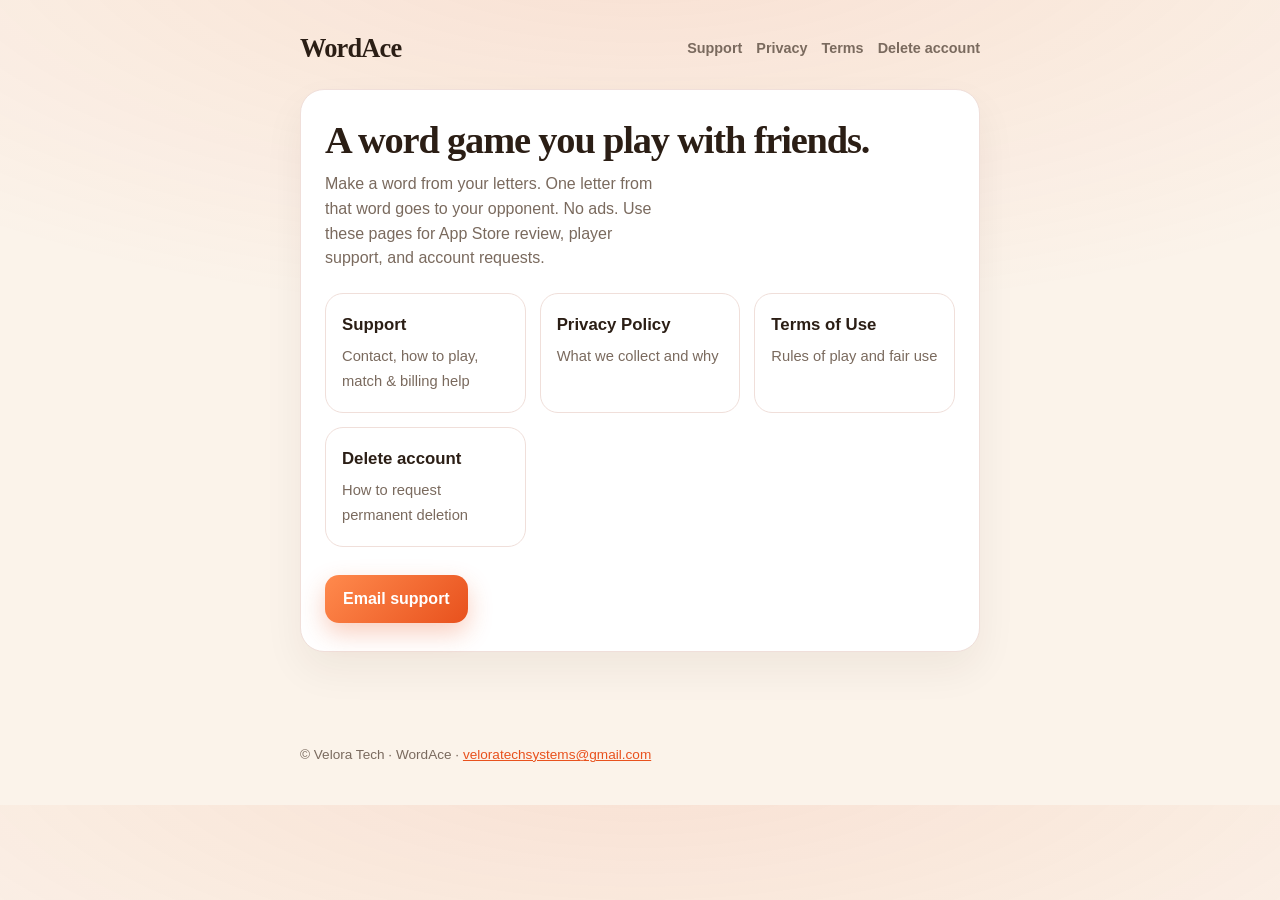
<file: index.html>
<!DOCTYPE html>
<html lang="en">
<head>
  <meta charset="utf-8" />
  <meta name="viewport" content="width=device-width, initial-scale=1" />
  <title>WordAce — Support &amp; Legal</title>
  <meta name="description" content="WordAce support, privacy, terms, and account deletion. A word game you play with friends." />
  <link rel="stylesheet" href="site.css" />
</head>
<body>
  <header>
    <a class="brand" href="index.html">WordAce</a>
    <nav>
      <a href="support.html">Support</a>
      <a href="privacy.html">Privacy</a>
      <a href="terms.html">Terms</a>
      <a href="account-deletion.html">Delete account</a>
    </nav>
  </header>
  <main>
    <section class="hero">
      <h1>A word game you play with friends.</h1>
      <p>Make a word from your letters. One letter from that word goes to your opponent. No ads. Use these pages for App Store review, player support, and account requests.</p>
      <div class="cards">
        <a class="card" href="support.html"><strong>Support</strong><span>Contact, how to play, match &amp; billing help</span></a>
        <a class="card" href="privacy.html"><strong>Privacy Policy</strong><span>What we collect and why</span></a>
        <a class="card" href="terms.html"><strong>Terms of Use</strong><span>Rules of play and fair use</span></a>
        <a class="card" href="account-deletion.html"><strong>Delete account</strong><span>How to request permanent deletion</span></a>
      </div>
      <p style="margin-top:20px"><a class="cta" href="mailto:veloratechsystems@gmail.com?subject=WordAce%20Support">Email support</a></p>
    </section>
  </main>
  <footer>© Velora Tech · WordAce · <a href="mailto:veloratechsystems@gmail.com">veloratechsystems@gmail.com</a></footer>
</body>
</html>
</file>
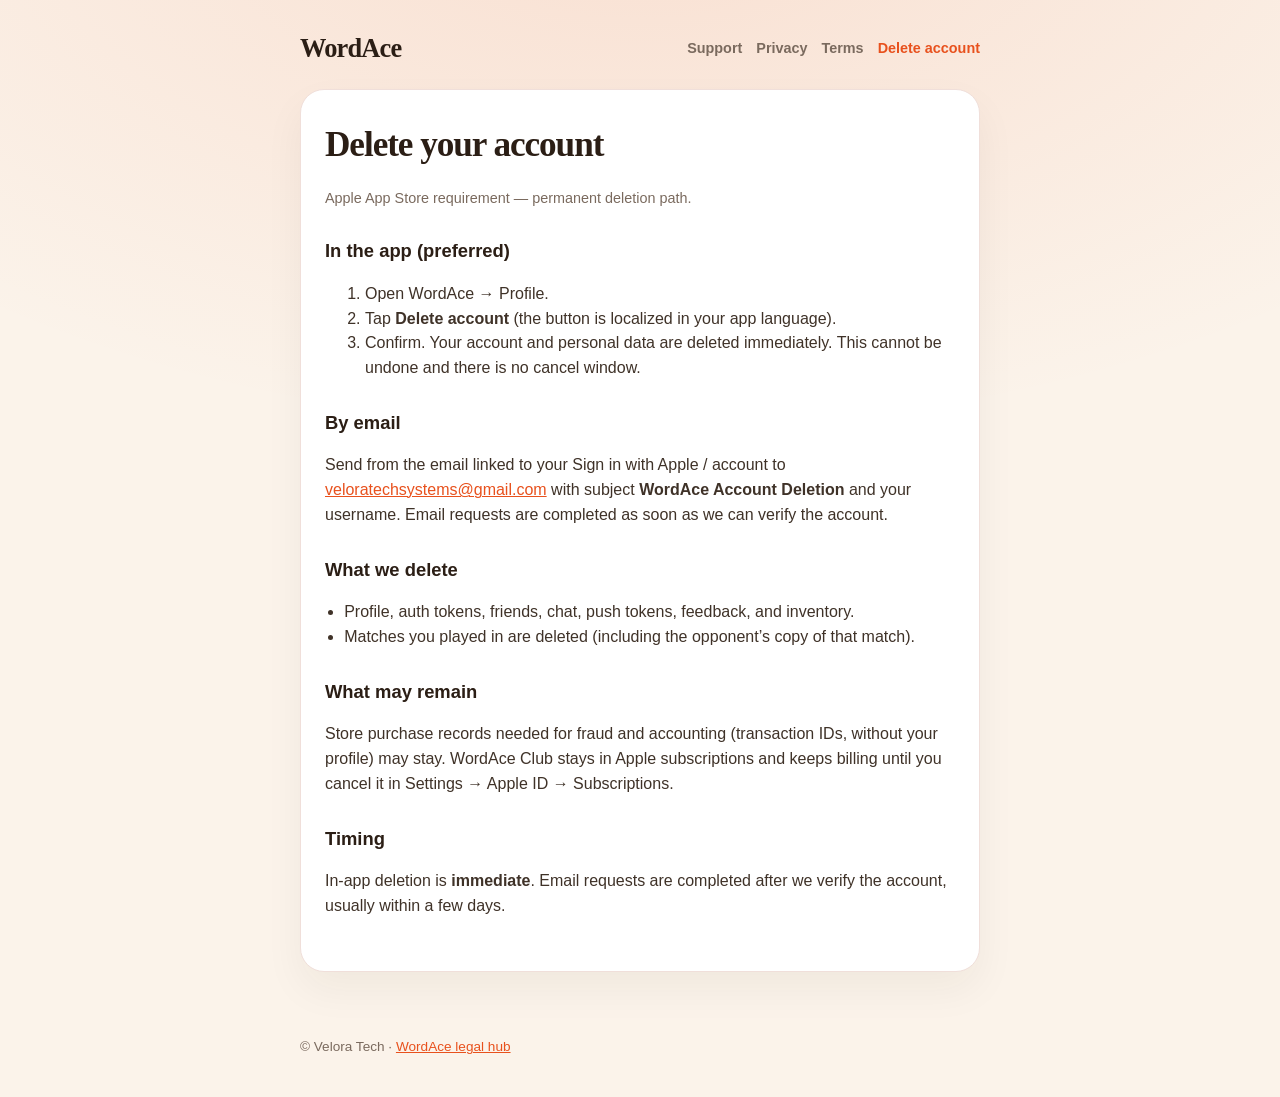
<file: account-deletion.html>
<!DOCTYPE html>
<html lang="en">
<head>
  <meta charset="utf-8" />
  <meta name="viewport" content="width=device-width, initial-scale=1" />
  <title>WordAce — Account Deletion</title>
  <link rel="stylesheet" href="site.css" />
</head>
<body>
  <header>
    <a class="brand" href="index.html">WordAce</a>
    <nav>
      <a href="support.html">Support</a>
      <a href="privacy.html">Privacy</a>
      <a href="terms.html">Terms</a>
      <a href="account-deletion.html" aria-current="page">Delete account</a>
    </nav>
  </header>
  <main>
    <article>
      <h1>Delete your account</h1>
      <p class="meta">Apple App Store requirement — permanent deletion path.</p>

      <h2>In the app (preferred)</h2>
      <ol>
        <li>Open WordAce → Profile.</li>
        <li>Tap <strong>Delete account</strong> (the button is localized in your app language).</li>
        <li>Confirm. Your account and personal data are deleted immediately. This cannot be undone and there is no cancel window.</li>
      </ol>

      <h2>By email</h2>
      <p>Send from the email linked to your Sign in with Apple / account to
        <a href="mailto:veloratechsystems@gmail.com?subject=WordAce%20Account%20Deletion">veloratechsystems@gmail.com</a>
        with subject <strong>WordAce Account Deletion</strong> and your username. Email requests are completed as soon as we can verify the account.</p>

      <h2>What we delete</h2>
      <ul>
        <li>Profile, auth tokens, friends, chat, push tokens, feedback, and inventory.</li>
        <li>Matches you played in are deleted (including the opponent’s copy of that match).</li>
      </ul>

      <h2>What may remain</h2>
      <p>Store purchase records needed for fraud and accounting (transaction IDs, without your profile) may stay. WordAce Club stays in Apple subscriptions and keeps billing until you cancel it in Settings → Apple ID → Subscriptions.</p>

      <h2>Timing</h2>
      <p>In-app deletion is <strong>immediate</strong>. Email requests are completed after we verify the account, usually within a few days.</p>
    </article>
  </main>
  <footer>© Velora Tech · <a href="index.html">WordAce legal hub</a></footer>
</body>
</html>
</file>
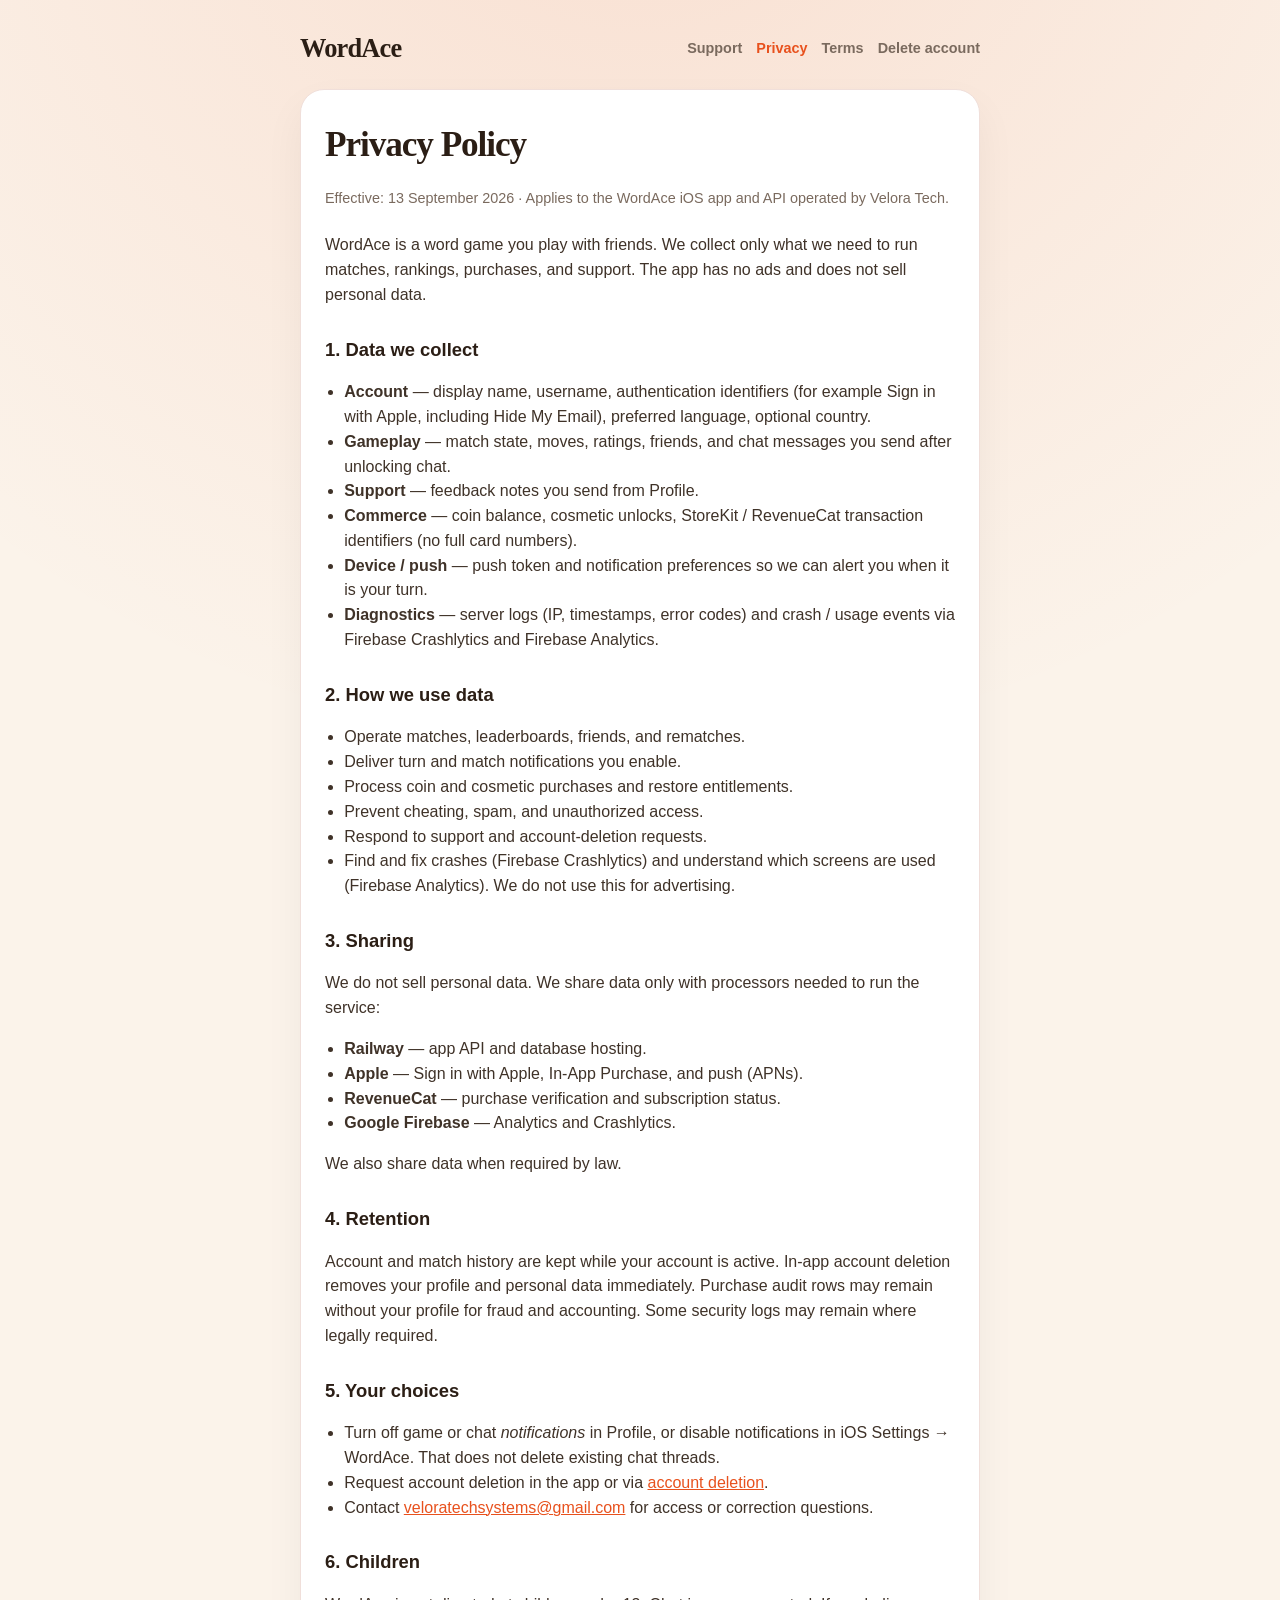
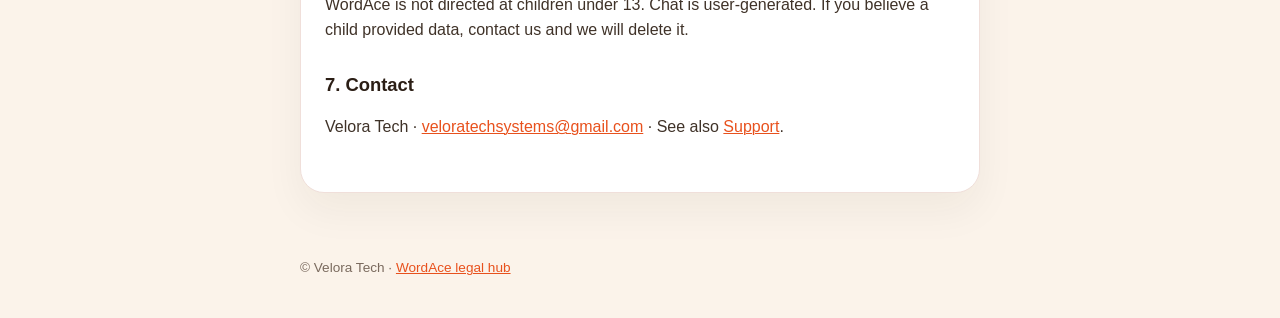
<file: privacy.html>
<!DOCTYPE html>
<html lang="en">
<head>
  <meta charset="utf-8" />
  <meta name="viewport" content="width=device-width, initial-scale=1" />
  <title>WordAce — Privacy Policy</title>
  <link rel="stylesheet" href="site.css" />
</head>
<body>
  <header>
    <a class="brand" href="index.html">WordAce</a>
    <nav>
      <a href="support.html">Support</a>
      <a href="privacy.html" aria-current="page">Privacy</a>
      <a href="terms.html">Terms</a>
      <a href="account-deletion.html">Delete account</a>
    </nav>
  </header>
  <main>
    <article>
      <h1>Privacy Policy</h1>
      <p class="meta">Effective: 13 September 2026 · Applies to the WordAce iOS app and API operated by Velora Tech.</p>

      <p>WordAce is a word game you play with friends. We collect only what we need to run matches, rankings, purchases, and support. The app has no ads and does not sell personal data.</p>

      <h2>1. Data we collect</h2>
      <ul>
        <li><strong>Account</strong> — display name, username, authentication identifiers (for example Sign in with Apple, including Hide My Email), preferred language, optional country.</li>
        <li><strong>Gameplay</strong> — match state, moves, ratings, friends, and chat messages you send after unlocking chat.</li>
        <li><strong>Support</strong> — feedback notes you send from Profile.</li>
        <li><strong>Commerce</strong> — coin balance, cosmetic unlocks, StoreKit / RevenueCat transaction identifiers (no full card numbers).</li>
        <li><strong>Device / push</strong> — push token and notification preferences so we can alert you when it is your turn.</li>
        <li><strong>Diagnostics</strong> — server logs (IP, timestamps, error codes) and crash / usage events via Firebase Crashlytics and Firebase Analytics.</li>
      </ul>

      <h2>2. How we use data</h2>
      <ul>
        <li>Operate matches, leaderboards, friends, and rematches.</li>
        <li>Deliver turn and match notifications you enable.</li>
        <li>Process coin and cosmetic purchases and restore entitlements.</li>
        <li>Prevent cheating, spam, and unauthorized access.</li>
        <li>Respond to support and account-deletion requests.</li>
        <li>Find and fix crashes (Firebase Crashlytics) and understand which screens are used (Firebase Analytics). We do not use this for advertising.</li>
      </ul>

      <h2>3. Sharing</h2>
      <p>We do not sell personal data. We share data only with processors needed to run the service:</p>
      <ul>
        <li><strong>Railway</strong> — app API and database hosting.</li>
        <li><strong>Apple</strong> — Sign in with Apple, In-App Purchase, and push (APNs).</li>
        <li><strong>RevenueCat</strong> — purchase verification and subscription status.</li>
        <li><strong>Google Firebase</strong> — Analytics and Crashlytics.</li>
      </ul>
      <p>We also share data when required by law.</p>

      <h2>4. Retention</h2>
      <p>Account and match history are kept while your account is active. In-app account deletion removes your profile and personal data immediately. Purchase audit rows may remain without your profile for fraud and accounting. Some security logs may remain where legally required.</p>

      <h2>5. Your choices</h2>
      <ul>
        <li>Turn off game or chat <em>notifications</em> in Profile, or disable notifications in iOS Settings → WordAce. That does not delete existing chat threads.</li>
        <li>Request account deletion in the app or via <a href="account-deletion.html">account deletion</a>.</li>
        <li>Contact <a href="mailto:veloratechsystems@gmail.com">veloratechsystems@gmail.com</a> for access or correction questions.</li>
      </ul>

      <h2>6. Children</h2>
      <p>WordAce is not directed at children under 13. Chat is user-generated. If you believe a child provided data, contact us and we will delete it.</p>

      <h2>7. Contact</h2>
      <p>Velora Tech · <a href="mailto:veloratechsystems@gmail.com">veloratechsystems@gmail.com</a> · See also <a href="support.html">Support</a>.</p>
    </article>
  </main>
  <footer>© Velora Tech · <a href="index.html">WordAce legal hub</a></footer>
</body>
</html>
</file>
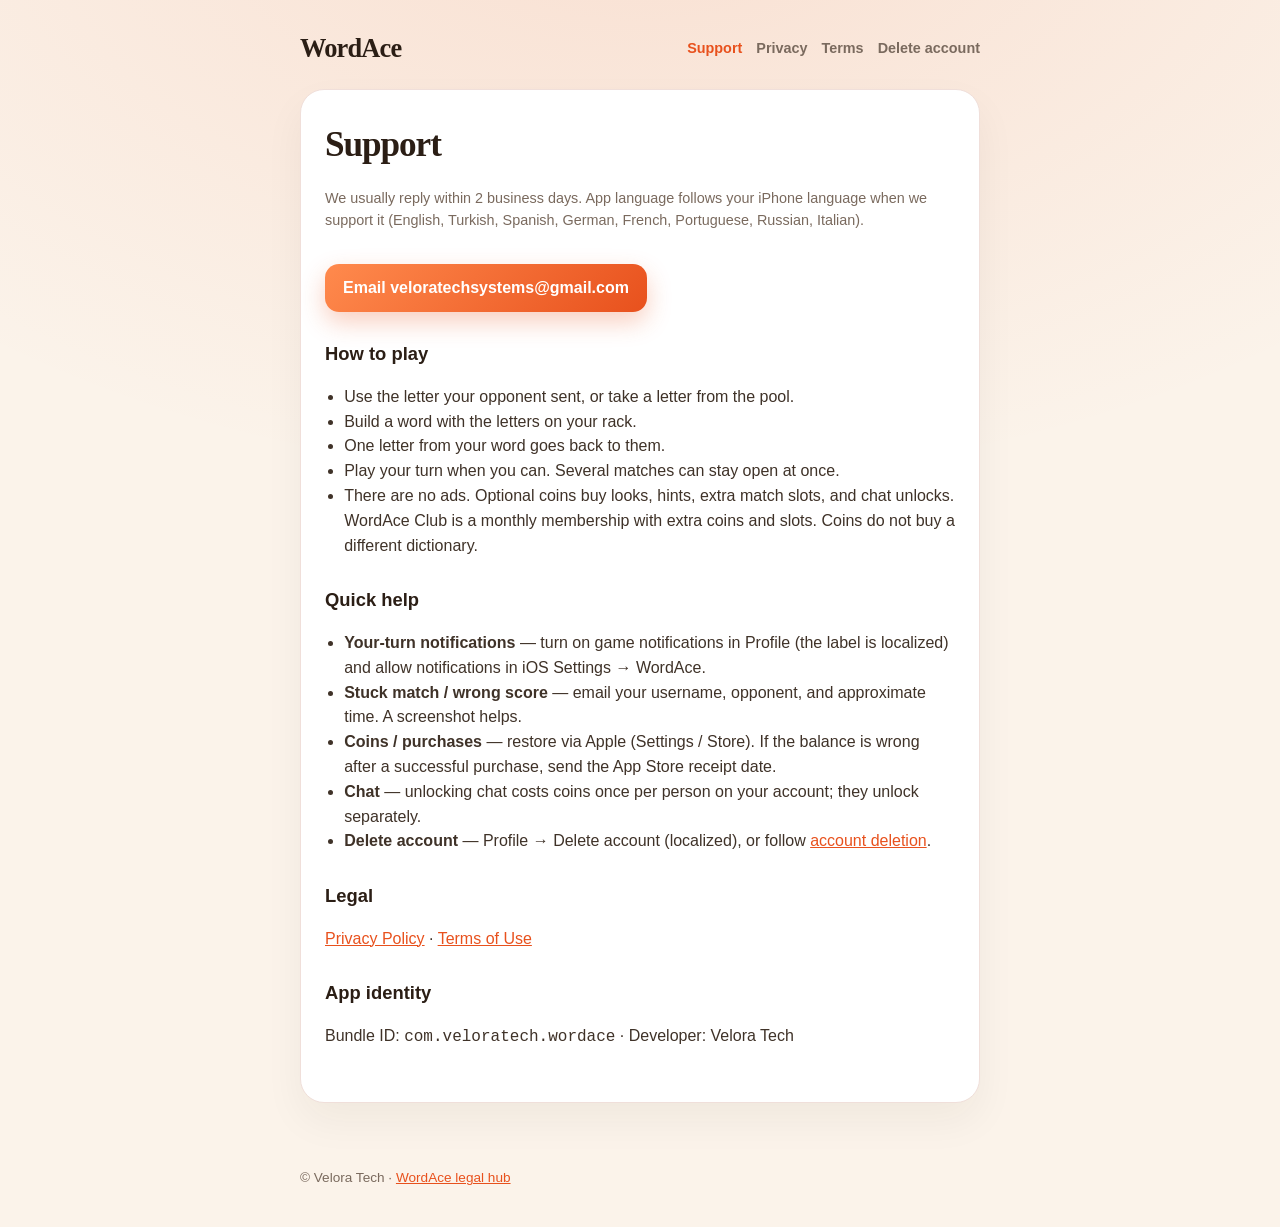
<file: support.html>
<!DOCTYPE html>
<html lang="en">
<head>
  <meta charset="utf-8" />
  <meta name="viewport" content="width=device-width, initial-scale=1" />
  <title>WordAce — Support</title>
  <meta name="description" content="WordAce player support: how to play, purchases, notifications, account deletion." />
  <link rel="stylesheet" href="site.css" />
</head>
<body>
  <header>
    <a class="brand" href="index.html">WordAce</a>
    <nav>
      <a href="support.html" aria-current="page">Support</a>
      <a href="privacy.html">Privacy</a>
      <a href="terms.html">Terms</a>
      <a href="account-deletion.html">Delete account</a>
    </nav>
  </header>
  <main>
    <article>
      <h1>Support</h1>
      <p class="meta">We usually reply within 2 business days. App language follows your iPhone language when we support it (English, Turkish, Spanish, German, French, Portuguese, Russian, Italian).</p>

      <p><a class="cta" href="mailto:veloratechsystems@gmail.com?subject=WordAce%20Support">Email veloratechsystems@gmail.com</a></p>

      <h2>How to play</h2>
      <ul>
        <li>Use the letter your opponent sent, or take a letter from the pool.</li>
        <li>Build a word with the letters on your rack.</li>
        <li>One letter from your word goes back to them.</li>
        <li>Play your turn when you can. Several matches can stay open at once.</li>
        <li>There are no ads. Optional coins buy looks, hints, extra match slots, and chat unlocks. WordAce Club is a monthly membership with extra coins and slots. Coins do not buy a different dictionary.</li>
      </ul>

      <h2>Quick help</h2>
      <ul>
        <li><strong>Your-turn notifications</strong> — turn on game notifications in Profile (the label is localized) and allow notifications in iOS Settings → WordAce.</li>
        <li><strong>Stuck match / wrong score</strong> — email your username, opponent, and approximate time. A screenshot helps.</li>
        <li><strong>Coins / purchases</strong> — restore via Apple (Settings / Store). If the balance is wrong after a successful purchase, send the App Store receipt date.</li>
        <li><strong>Chat</strong> — unlocking chat costs coins once per person on your account; they unlock separately.</li>
        <li><strong>Delete account</strong> — Profile → Delete account (localized), or follow <a href="account-deletion.html">account deletion</a>.</li>
      </ul>

      <h2>Legal</h2>
      <p><a href="privacy.html">Privacy Policy</a> · <a href="terms.html">Terms of Use</a></p>

      <h2>App identity</h2>
      <p>Bundle ID: <code>com.veloratech.wordace</code> · Developer: Velora Tech</p>
    </article>
  </main>
  <footer>© Velora Tech · <a href="index.html">WordAce legal hub</a></footer>
</body>
</html>
</file>
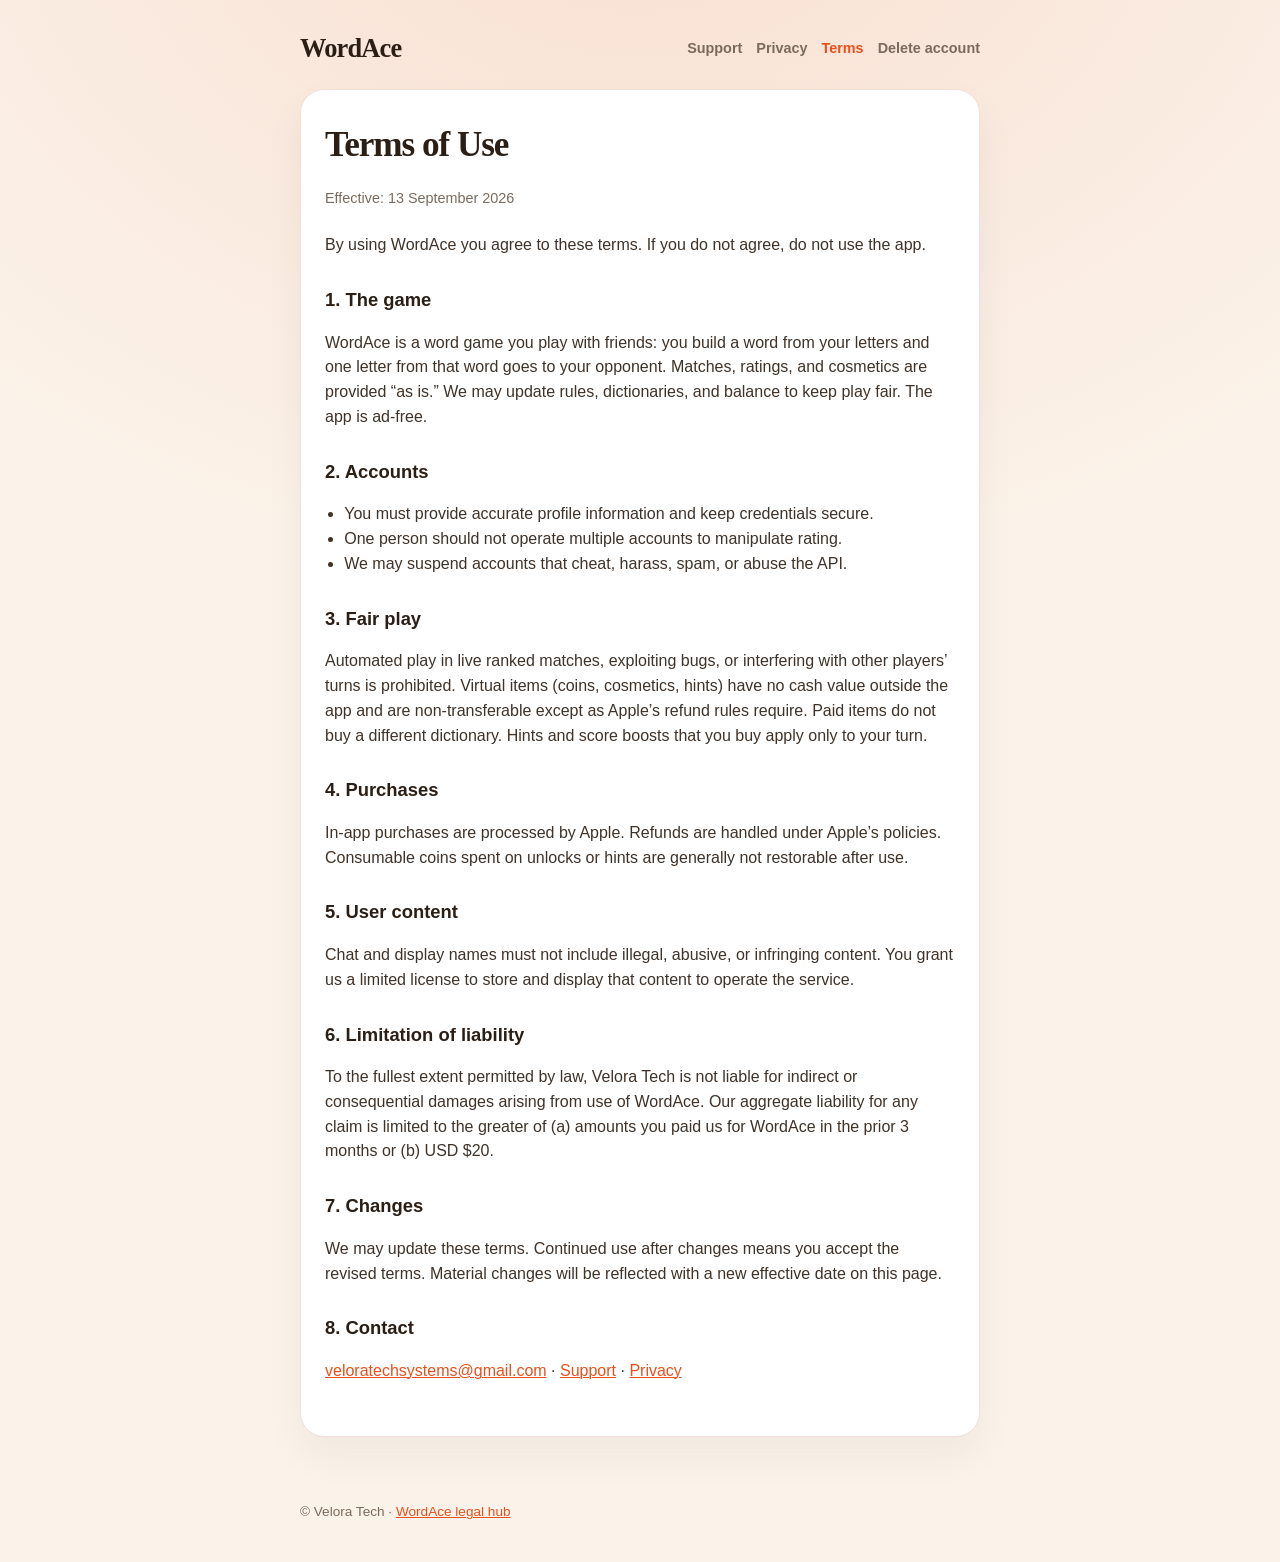
<file: terms.html>
<!DOCTYPE html>
<html lang="en">
<head>
  <meta charset="utf-8" />
  <meta name="viewport" content="width=device-width, initial-scale=1" />
  <title>WordAce — Terms of Use</title>
  <link rel="stylesheet" href="site.css" />
</head>
<body>
  <header>
    <a class="brand" href="index.html">WordAce</a>
    <nav>
      <a href="support.html">Support</a>
      <a href="privacy.html">Privacy</a>
      <a href="terms.html" aria-current="page">Terms</a>
      <a href="account-deletion.html">Delete account</a>
    </nav>
  </header>
  <main>
    <article>
      <h1>Terms of Use</h1>
      <p class="meta">Effective: 13 September 2026</p>

      <p>By using WordAce you agree to these terms. If you do not agree, do not use the app.</p>

      <h2>1. The game</h2>
      <p>WordAce is a word game you play with friends: you build a word from your letters and one letter from that word goes to your opponent. Matches, ratings, and cosmetics are provided “as is.” We may update rules, dictionaries, and balance to keep play fair. The app is ad-free.</p>

      <h2>2. Accounts</h2>
      <ul>
        <li>You must provide accurate profile information and keep credentials secure.</li>
        <li>One person should not operate multiple accounts to manipulate rating.</li>
        <li>We may suspend accounts that cheat, harass, spam, or abuse the API.</li>
      </ul>

      <h2>3. Fair play</h2>
      <p>Automated play in live ranked matches, exploiting bugs, or interfering with other players’ turns is prohibited. Virtual items (coins, cosmetics, hints) have no cash value outside the app and are non-transferable except as Apple’s refund rules require. Paid items do not buy a different dictionary. Hints and score boosts that you buy apply only to your turn.</p>

      <h2>4. Purchases</h2>
      <p>In-app purchases are processed by Apple. Refunds are handled under Apple’s policies. Consumable coins spent on unlocks or hints are generally not restorable after use.</p>

      <h2>5. User content</h2>
      <p>Chat and display names must not include illegal, abusive, or infringing content. You grant us a limited license to store and display that content to operate the service.</p>

      <h2>6. Limitation of liability</h2>
      <p>To the fullest extent permitted by law, Velora Tech is not liable for indirect or consequential damages arising from use of WordAce. Our aggregate liability for any claim is limited to the greater of (a) amounts you paid us for WordAce in the prior 3 months or (b) USD $20.</p>

      <h2>7. Changes</h2>
      <p>We may update these terms. Continued use after changes means you accept the revised terms. Material changes will be reflected with a new effective date on this page.</p>

      <h2>8. Contact</h2>
      <p><a href="mailto:veloratechsystems@gmail.com">veloratechsystems@gmail.com</a> · <a href="support.html">Support</a> · <a href="privacy.html">Privacy</a></p>
    </article>
  </main>
  <footer>© Velora Tech · <a href="index.html">WordAce legal hub</a></footer>
</body>
</html>
</file>
<file: site.css>
/* WordAce legal / support site — GitHub Pages */
:root {
  --ink: #2b1e15;
  --muted: #7a6a5e;
  --paper: #fbf3ea;
  --surface: #fff;
  --accent: #e8511d;
  --teal: #0e8583;
  --line: #f0dfda;
  --max: 720px;
  --font: "Iowan Old Style", "Palatino Linotype", Palatino, "Book Antiqua", Georgia, serif;
  --sans: -apple-system, BlinkMacSystemFont, "Segoe UI", sans-serif;
}

* { box-sizing: border-box; }
html { scroll-behavior: smooth; }
body {
  margin: 0;
  color: var(--ink);
  background:
    radial-gradient(ellipse 80% 50% at 50% -10%, rgba(232, 81, 29, 0.12), transparent),
    var(--paper);
  font-family: var(--sans);
  line-height: 1.55;
  font-size: 16px;
}
a { color: var(--accent); text-decoration-thickness: 1px; }
a:hover { color: var(--teal); }
header {
  max-width: var(--max);
  margin: 0 auto;
  padding: 28px 20px 12px;
  display: flex;
  align-items: center;
  justify-content: space-between;
  gap: 16px;
}
.brand {
  font-family: var(--font);
  font-size: 1.65rem;
  font-weight: 700;
  letter-spacing: -0.03em;
  color: var(--ink);
  text-decoration: none;
}
nav { display: flex; flex-wrap: wrap; gap: 14px; font-size: 0.9rem; font-weight: 600; }
nav a { color: var(--muted); text-decoration: none; }
nav a:hover, nav a[aria-current="page"] { color: var(--accent); }
main {
  max-width: var(--max);
  margin: 0 auto;
  padding: 8px 20px 64px;
}
.hero {
  background: var(--surface);
  border: 1px solid var(--line);
  border-radius: 24px;
  padding: 28px 24px;
  margin-bottom: 28px;
  box-shadow: 0 18px 40px rgba(43, 30, 21, 0.06);
}
.hero h1 {
  font-family: var(--font);
  font-size: clamp(1.8rem, 4vw, 2.4rem);
  letter-spacing: -0.03em;
  margin: 0 0 10px;
  line-height: 1.15;
}
.hero p { margin: 0; color: var(--muted); max-width: 38ch; }
.cards {
  display: grid;
  grid-template-columns: repeat(auto-fit, minmax(200px, 1fr));
  gap: 14px;
  margin: 22px 0 8px;
}
.card {
  display: block;
  background: var(--surface);
  border: 1px solid var(--line);
  border-radius: 18px;
  padding: 18px 16px;
  text-decoration: none;
  color: inherit;
  transition: transform 0.15s ease, box-shadow 0.15s ease;
}
.card:hover {
  transform: translateY(-2px);
  box-shadow: 0 14px 28px rgba(43, 30, 21, 0.08);
  color: inherit;
}
.card strong { display: block; margin-bottom: 6px; font-size: 1.05rem; }
.card span { color: var(--muted); font-size: 0.92rem; }
article {
  background: var(--surface);
  border: 1px solid var(--line);
  border-radius: 24px;
  padding: 28px 24px 36px;
  box-shadow: 0 18px 40px rgba(43, 30, 21, 0.05);
}
article h1 {
  font-family: var(--font);
  font-size: clamp(1.7rem, 3.5vw, 2.2rem);
  letter-spacing: -0.03em;
  margin: 0 0 8px;
}
.meta { color: var(--muted); font-size: 0.9rem; margin-bottom: 24px; }
article h2 {
  font-size: 1.15rem;
  margin: 28px 0 8px;
}
article p, article li { color: #3f3228; }
article ul { padding-left: 1.2rem; }
.cta {
  display: inline-flex;
  align-items: center;
  gap: 8px;
  margin-top: 8px;
  padding: 12px 18px;
  border-radius: 14px;
  background: linear-gradient(135deg, #ff8a4d, var(--accent));
  color: #fff !important;
  font-weight: 700;
  text-decoration: none;
  box-shadow: 0 10px 24px rgba(232, 81, 29, 0.28);
}
footer {
  max-width: var(--max);
  margin: 0 auto;
  padding: 0 20px 40px;
  color: var(--muted);
  font-size: 0.85rem;
}
@media (max-width: 560px) {
  header { flex-direction: column; align-items: flex-start; }
}
</file>
